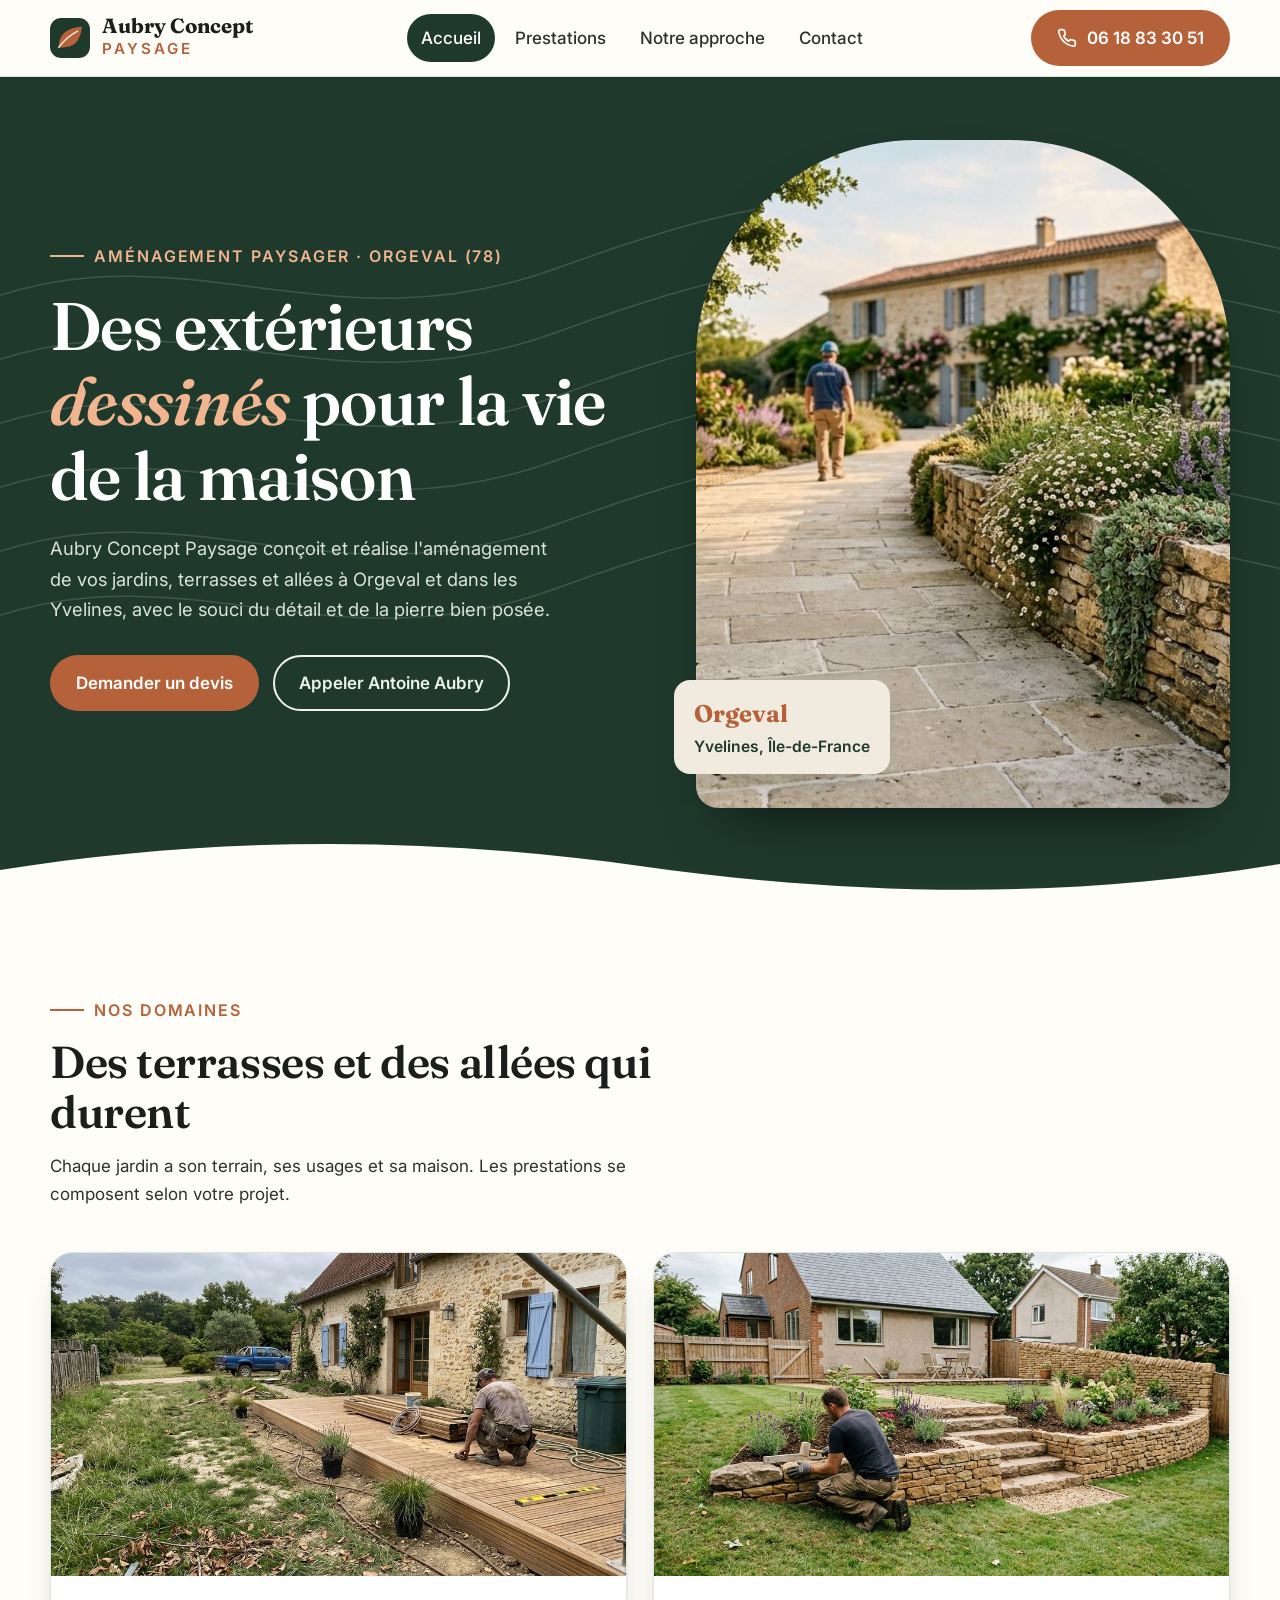
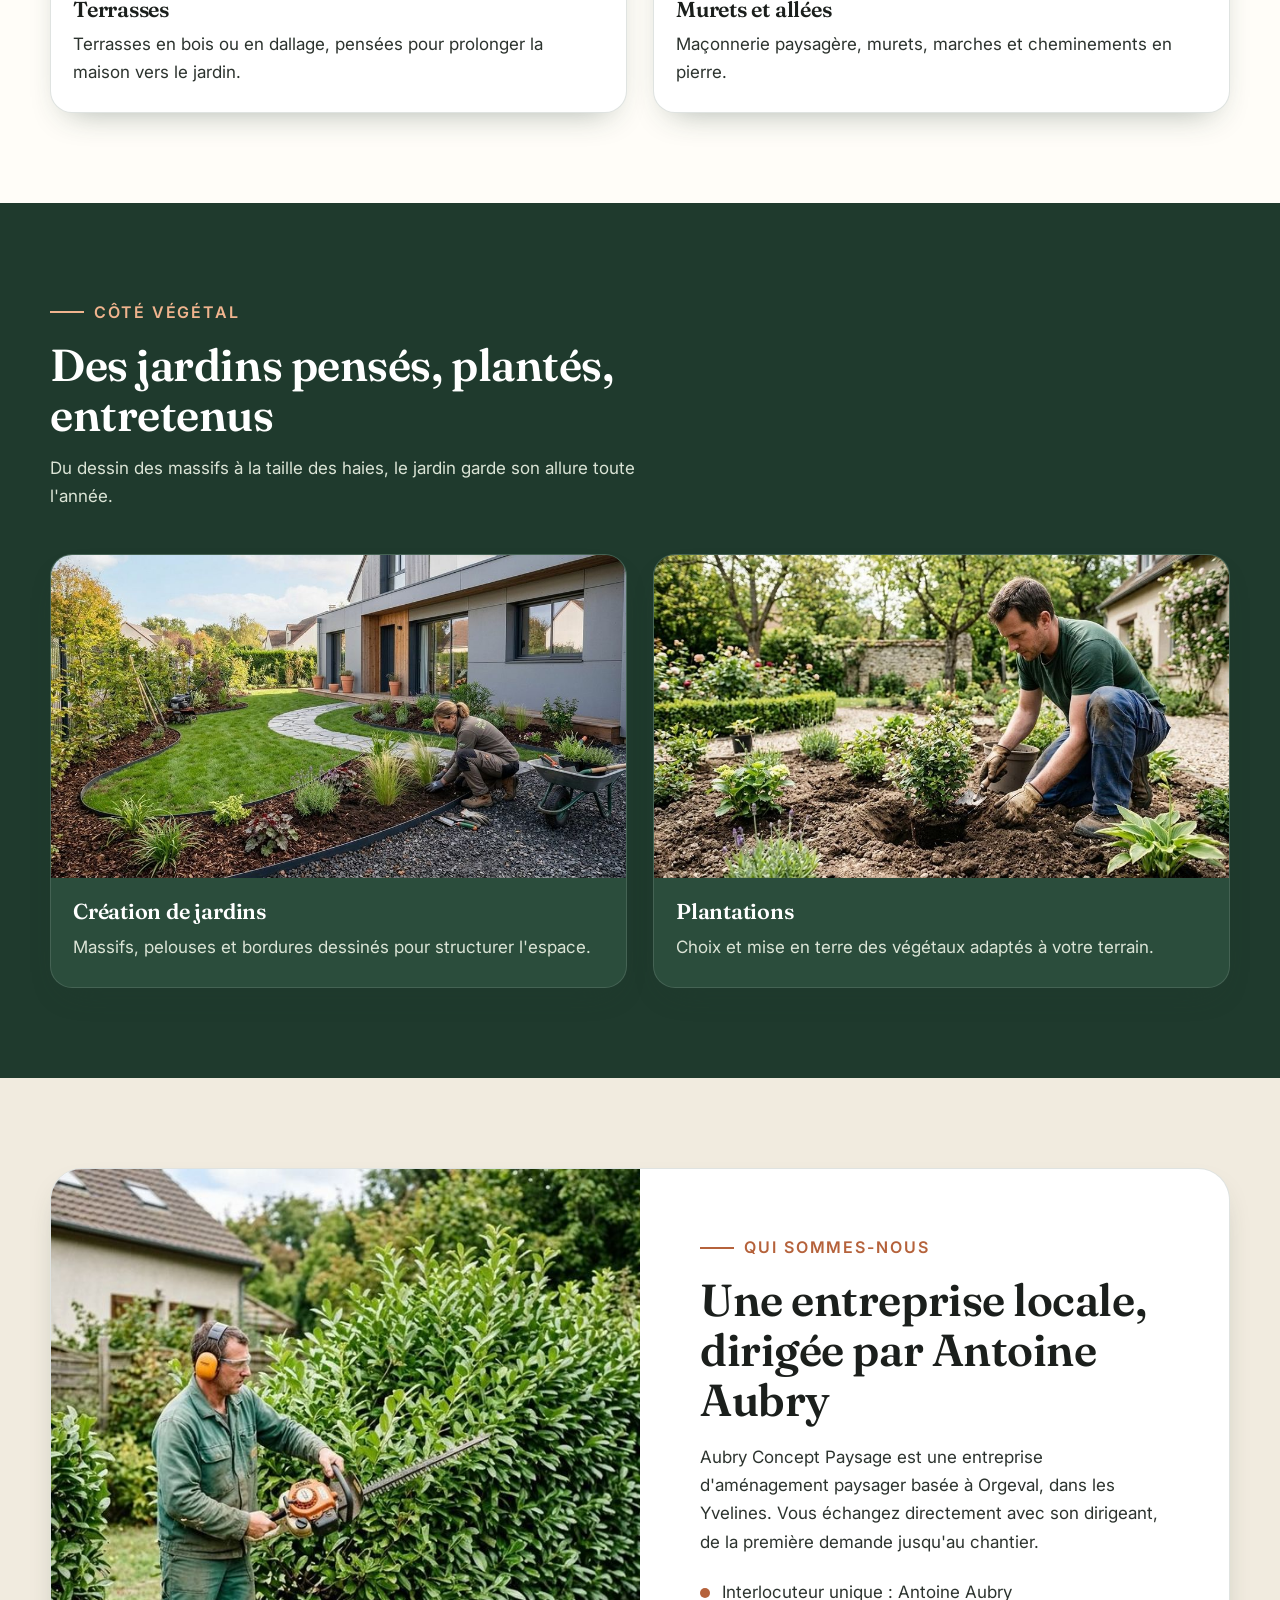
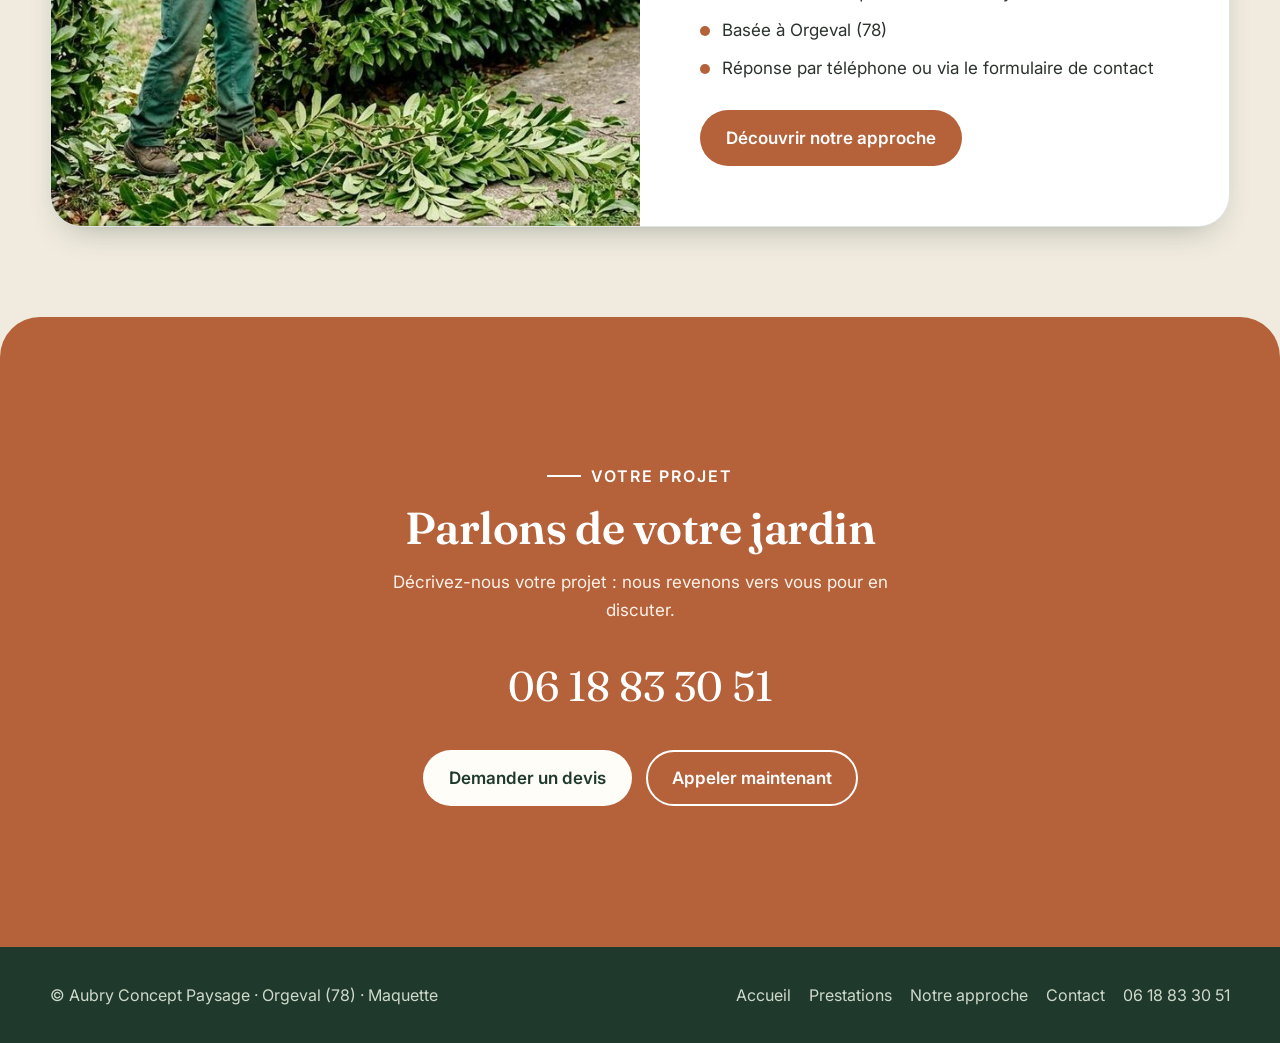
<file: index.html>
<!doctype html>
<html lang="fr">
<head>
<meta charset="utf-8">
<meta name="viewport" content="width=device-width,initial-scale=1">
<title>Aubry Concept Paysage, aménagement paysager à Orgeval (78)</title>
<meta name="description" content="Aubry Concept Paysage, entreprise d'aménagement paysager à Orgeval dans les Yvelines : conception, terrasses, allées, murets, plantations et entretien de jardins.">
<meta name="robots" content="noindex, nofollow">
<link rel="icon" href="data:image/svg+xml,%3Csvg xmlns='http://www.w3.org/2000/svg' viewBox='0 0 64 64'%3E%3Crect width='64' height='64' rx='16' fill='%231f3a2d'/%3E%3Cpath d='M14 46c0-18 10-30 36-32-2 22-12 32-30 32' fill='%23b5623b'/%3E%3C/svg%3E">
<link rel="preconnect" href="https://fonts.googleapis.com"><link rel="preconnect" href="https://fonts.gstatic.com" crossorigin>
<link rel="stylesheet" href="https://fonts.googleapis.com/css2?family=Fraunces:ital,opsz,wght@0,9..144,500;0,9..144,600;1,9..144,500&family=Inter:wght@400;500;600&display=swap">
<link rel="stylesheet" href="css/style.css">
</head>
<body>
<header class="site-header">
  <div class="wrap">
    <a class="logo" href="https://webaunet.github.io/aubry-concept-paysage/" aria-label="Aubry Concept Paysage, accueil">
      <svg viewBox="0 0 64 64" aria-hidden="true"><rect width="64" height="64" rx="18" fill="#1f3a2d"/><path d="M14 47c0-19 10-31 37-33-2 23-13 33-31 33" fill="#b5623b"/><path d="M14 47C22 36 31 28 44 21" stroke="#f1ebdf" stroke-width="2.4" fill="none" stroke-linecap="round"/></svg>
      <span><b>Aubry Concept</b><small>Paysage</small></span>
    </a>
    <nav class="nav" id="menu" aria-label="Navigation principale">
      <a href="index.html" aria-current="page">Accueil</a>
      <a href="prestations.html">Prestations</a>
      <a href="approche.html">Notre approche</a>
      <a href="contact.html">Contact</a>
    </nav>
    <div class="header-tools">
      <a class="btn btn-terre header-call" href="tel:+33618833051" aria-label="Appeler le 06 18 83 30 51"><svg viewBox="0 0 24 24" fill="none" stroke="currentColor" stroke-width="2" stroke-linecap="round" stroke-linejoin="round" aria-hidden="true"><path d="M22 16.9v3a2 2 0 0 1-2.2 2 19.8 19.8 0 0 1-8.6-3.1 19.5 19.5 0 0 1-6-6A19.8 19.8 0 0 1 2.1 4.2 2 2 0 0 1 4.1 2h3a2 2 0 0 1 2 1.7c.1 1 .4 1.9.7 2.8a2 2 0 0 1-.5 2.1L8 9.9a16 16 0 0 0 6 6l1.3-1.3a2 2 0 0 1 2.1-.4c.9.3 1.8.6 2.8.7a2 2 0 0 1 1.7 2z"/></svg><span>06 18 83 30 51</span></a>
      <button class="burger" type="button" aria-expanded="false" aria-controls="menu" aria-label="Ouvrir le menu"><span></span></button>
    </div>
  </div>
</header>

<main>
<section class="hero" aria-labelledby="t-hero">
  <svg class="contours" viewBox="0 0 1200 700" preserveAspectRatio="xMidYMid slice" fill="none" stroke="#dfe7d8" stroke-width="1.4" aria-hidden="true"><path d="M-40 520C160 430 300 560 520 480S860 380 1240 470"/><path d="M-40 460C160 370 300 500 520 420S860 320 1240 410"/><path d="M-40 400C160 310 300 440 520 360S860 260 1240 350"/><path d="M-40 340C160 250 300 380 520 300S860 200 1240 290"/><path d="M-40 280C160 190 300 320 520 240S860 140 1240 230"/><path d="M-40 220C160 130 300 260 520 180S860 80 1240 170"/></svg>
  <div class="wrap hero-grid">
    <div>
      <span class="eyebrow">Aménagement paysager · Orgeval (78)</span>
      <h1 id="t-hero">Des extérieurs <em>dessinés</em> pour la vie de la maison</h1>
      <p>Aubry Concept Paysage conçoit et réalise l'aménagement de vos jardins, terrasses et allées à Orgeval et dans les Yvelines, avec le souci du détail et de la pierre bien posée.</p>
      <div class="cta-row">
        <a class="btn btn-terre" href="contact.html">Demander un devis</a>
        <a class="btn btn-ligne" href="tel:+33618833051">Appeler Antoine Aubry</a>
      </div>
    </div>
    <div class="hero-photo">
      <img src="images/hero-allee-pierre.jpg" width="1408" height="768" alt="Allée en dalles de pierre bordée d'un muret de pierre sèche et de massifs fleuris, devant une maison en pierre">
      <div class="cote"><b>Orgeval</b>Yvelines, Île-de-France</div>
    </div>
  </div>
  <svg class="vague" viewBox="0 0 1440 60" preserveAspectRatio="none" aria-hidden="true"><path d="M0 60V28C240 -6 480 -6 720 24S1200 58 1440 22V60z"/></svg>
</section>

<section class="section" id="prestations" aria-labelledby="t-prest">
  <div class="wrap">
    <div class="head">
      <span class="eyebrow">Nos domaines</span>
      <h2 id="t-prest">Des terrasses et des allées qui durent</h2>
      <p>Chaque jardin a son terrain, ses usages et sa maison. Les prestations se composent selon votre projet.</p>
    </div>
    <div class="cards">
      <article class="card"><img src="images/terrasse-bois.jpg" width="1000" height="545" loading="lazy" alt="Pose d'une terrasse en bois devant une maison en pierre"><div><h3>Terrasses</h3><p>Terrasses en bois ou en dallage, pensées pour prolonger la maison vers le jardin.</p></div></article>
      <article class="card"><img src="images/muret-pierre.jpg" width="1000" height="545" loading="lazy" alt="Montage d'un muret en pierre et d'un escalier de jardin"><div><h3>Murets et allées</h3><p>Maçonnerie paysagère, murets, marches et cheminements en pierre.</p></div></article>
    </div>
  </div>
</section>

<section class="section band" id="jardins" aria-labelledby="t-jardins">
  <div class="wrap">
    <div class="head">
      <span class="eyebrow">Côté végétal</span>
      <h2 id="t-jardins">Des jardins pensés, plantés, entretenus</h2>
      <p>Du dessin des massifs à la taille des haies, le jardin garde son allure toute l'année.</p>
    </div>
    <div class="cards">
      <article class="card"><img src="images/jardin-contemporain.jpg" width="1000" height="545" loading="lazy" alt="Aménagement d'un jardin contemporain avec massifs et allée de gravier"><div><h3>Création de jardins</h3><p>Massifs, pelouses et bordures dessinés pour structurer l'espace.</p></div></article>
      <article class="card"><img src="images/plantation.jpg" width="1000" height="546" loading="lazy" alt="Plantation d'un arbuste dans un massif"><div><h3>Plantations</h3><p>Choix et mise en terre des végétaux adaptés à votre terrain.</p></div></article>
    </div>
  </div>
</section>

<div class="alt">
  <section class="section" aria-labelledby="t-about">
    <div class="wrap">
      <div class="about">
        <img src="images/taille-haie.jpg" width="1000" height="747" loading="lazy" alt="Jardinier taillant une haie au taille-haie devant une maison en pierre">
        <div>
          <span class="eyebrow">Qui sommes-nous</span>
          <h2 id="t-about">Une entreprise locale, dirigée par Antoine Aubry</h2>
          <p>Aubry Concept Paysage est une entreprise d'aménagement paysager basée à Orgeval, dans les Yvelines. Vous échangez directement avec son dirigeant, de la première demande jusqu'au chantier.</p>
          <ul>
            <li>Interlocuteur unique : Antoine Aubry</li>
            <li>Basée à Orgeval (78)</li>
            <li>Réponse par téléphone ou via le formulaire de contact</li>
          </ul>
          <a class="btn btn-terre" href="approche.html">Découvrir notre approche</a>
        </div>
      </div>
    </div>
  </section>

  <section class="final" aria-labelledby="t-final">
    <div class="section"><div class="wrap">
      <span class="eyebrow">Votre projet</span>
      <h2 id="t-final">Parlons de votre jardin</h2>
      <p>Décrivez-nous votre projet : nous revenons vers vous pour en discuter.</p>
      <a class="tel-big" href="tel:+33618833051">06 18 83 30 51</a>
      <div class="cta-row">
        <a class="btn btn-clair" href="contact.html">Demander un devis</a>
        <a class="btn btn-ligne" href="tel:+33618833051">Appeler maintenant</a>
      </div>
    </div></div>
  </section>
</div>
</main>

<footer class="footer">
  <div class="wrap">
    <span>© Aubry Concept Paysage · Orgeval (78) · Maquette</span>
    <nav aria-label="Pied de page"><a href="index.html">Accueil</a><a href="prestations.html">Prestations</a><a href="approche.html">Notre approche</a><a href="contact.html">Contact</a><a href="tel:+33618833051">06 18 83 30 51</a></nav>
  </div>
</footer>
<script src="js/main.js"></script>
</body>
</html>
</file>
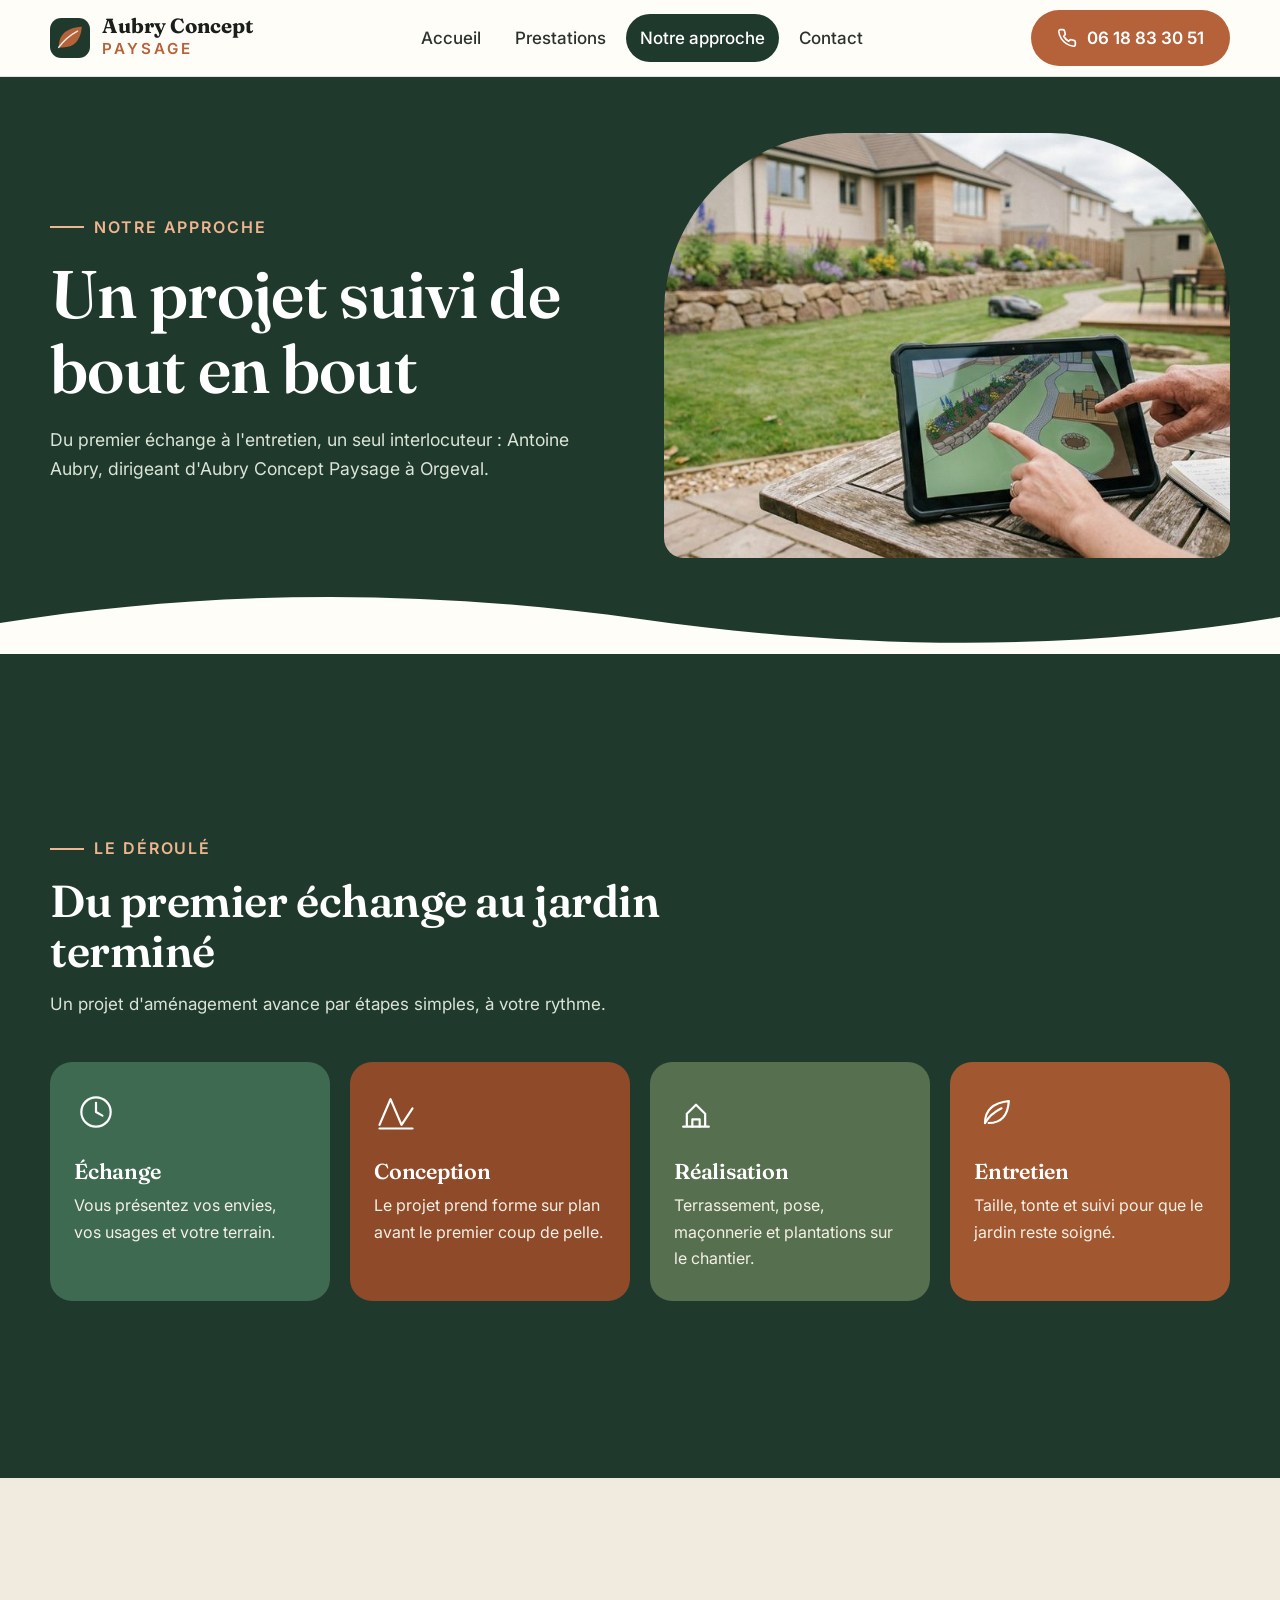
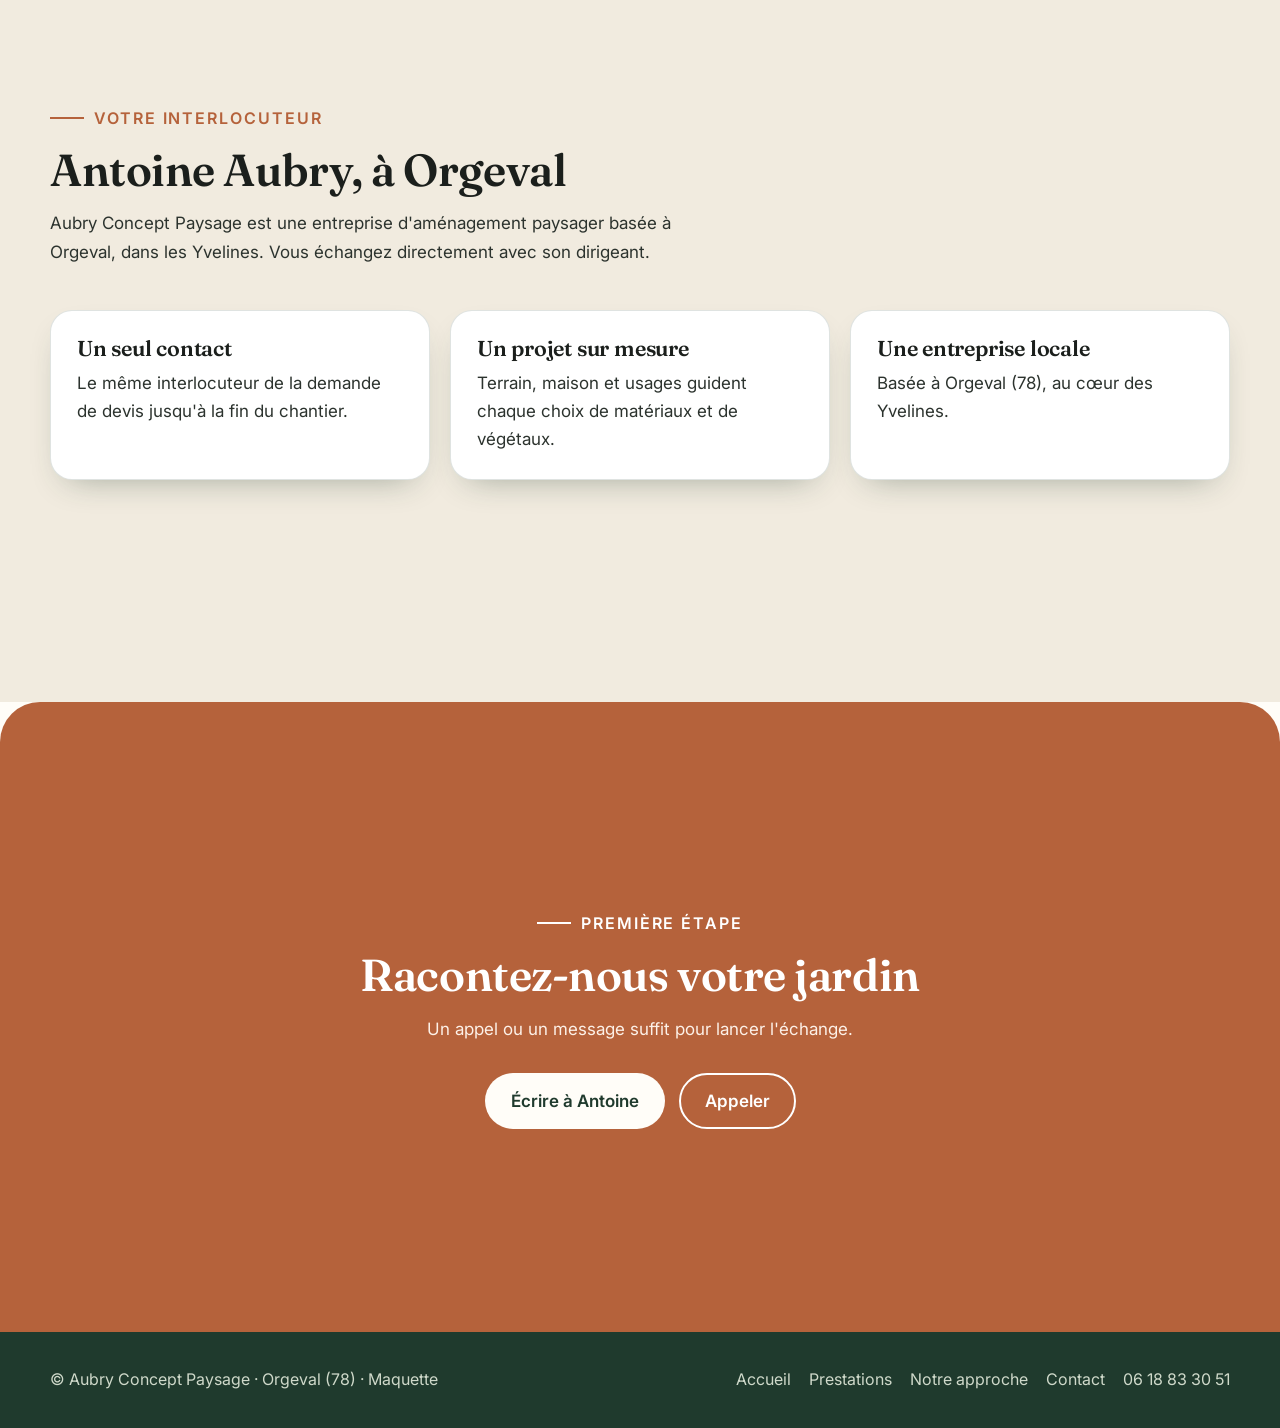
<file: approche.html>
<!doctype html>
<html lang="fr">
<head>
<meta charset="utf-8">
<meta name="viewport" content="width=device-width,initial-scale=1">
<title>Notre approche | Aubry Concept Paysage, Orgeval</title>
<meta name="description" content="Découvrez la façon de travailler d'Aubry Concept Paysage, entreprise d'aménagement paysager à Orgeval (78), dirigée par Antoine Aubry.">
<meta name="robots" content="noindex, nofollow">
<link rel="icon" href="data:image/svg+xml,%3Csvg xmlns='http://www.w3.org/2000/svg' viewBox='0 0 64 64'%3E%3Crect width='64' height='64' rx='16' fill='%231f3a2d'/%3E%3Cpath d='M14 46c0-18 10-30 36-32-2 22-12 32-30 32' fill='%23b5623b'/%3E%3C/svg%3E">
<link rel="preconnect" href="https://fonts.googleapis.com"><link rel="preconnect" href="https://fonts.gstatic.com" crossorigin>
<link rel="stylesheet" href="https://fonts.googleapis.com/css2?family=Fraunces:ital,opsz,wght@0,9..144,500;0,9..144,600;1,9..144,500&family=Inter:wght@400;500;600&display=swap">
<link rel="stylesheet" href="css/style.css">
</head>
<body>
<header class="site-header">
  <div class="wrap">
    <a class="logo" href="https://webaunet.github.io/aubry-concept-paysage/" aria-label="Aubry Concept Paysage, accueil">
      <svg viewBox="0 0 64 64" aria-hidden="true"><rect width="64" height="64" rx="18" fill="#1f3a2d"/><path d="M14 47c0-19 10-31 37-33-2 23-13 33-31 33" fill="#b5623b"/><path d="M14 47C22 36 31 28 44 21" stroke="#f1ebdf" stroke-width="2.4" fill="none" stroke-linecap="round"/></svg>
      <span><b>Aubry Concept</b><small>Paysage</small></span>
    </a>
    <nav class="nav" id="menu" aria-label="Navigation principale">
      <a href="index.html">Accueil</a>
      <a href="prestations.html">Prestations</a>
      <a href="approche.html" aria-current="page">Notre approche</a>
      <a href="contact.html">Contact</a>
    </nav>
    <div class="header-tools">
      <a class="btn btn-terre header-call" href="tel:+33618833051" aria-label="Appeler le 06 18 83 30 51"><svg viewBox="0 0 24 24" fill="none" stroke="currentColor" stroke-width="2" stroke-linecap="round" stroke-linejoin="round" aria-hidden="true"><path d="M22 16.9v3a2 2 0 0 1-2.2 2 19.8 19.8 0 0 1-8.6-3.1 19.5 19.5 0 0 1-6-6A19.8 19.8 0 0 1 2.1 4.2 2 2 0 0 1 4.1 2h3a2 2 0 0 1 2 1.7c.1 1 .4 1.9.7 2.8a2 2 0 0 1-.5 2.1L8 9.9a16 16 0 0 0 6 6l1.3-1.3a2 2 0 0 1 2.1-.4c.9.3 1.8.6 2.8.7a2 2 0 0 1 1.7 2z"/></svg><span>06 18 83 30 51</span></a>
      <button class="burger" type="button" aria-expanded="false" aria-controls="menu" aria-label="Ouvrir le menu"><span></span></button>
    </div>
  </div>
</header>
<main>
<section class="page-head" aria-labelledby="h1"><div class="wrap ph-grid"><div><span class="eyebrow">Notre approche</span><h1 id="h1">Un projet suivi de bout en bout</h1><p>Du premier échange à l'entretien, un seul interlocuteur : Antoine Aubry, dirigeant d'Aubry Concept Paysage à Orgeval.</p></div><img class="arche" src="images/conception.jpg" width="1000" height="545" alt="Plans et préparation d'un chantier d'aménagement de jardin"></div><svg class="vague" viewBox="0 0 1440 60" preserveAspectRatio="none" aria-hidden="true"><path d="M0 60V28C240 -6 480 -6 720 24S1200 58 1440 22V60z"/></svg></section>
<section class="section band" aria-labelledby="t1"><div class="wrap"><div class="head"><span class="eyebrow">Le déroulé</span><h2 id="t1">Du premier échange au jardin terminé</h2><p>Un projet d'aménagement avance par étapes simples, à votre rythme.</p></div>
<div class="steps"><div class="step"><svg viewBox="0 0 48 48" fill="none" stroke="currentColor" stroke-width="2.4" stroke-linecap="round" stroke-linejoin="round" aria-hidden="true"><circle cx="24" cy="24" r="16"/><path d="M24 14v10l7 4"/></svg><h3>Échange</h3><p>Vous présentez vos envies, vos usages et votre terrain.</p></div><div class="step"><svg viewBox="0 0 48 48" fill="none" stroke="currentColor" stroke-width="2.4" stroke-linecap="round" stroke-linejoin="round" aria-hidden="true"><path d="M6 38 18 10l12 28 12-18"/><path d="M6 42h36"/></svg><h3>Conception</h3><p>Le projet prend forme sur plan avant le premier coup de pelle.</p></div><div class="step"><svg viewBox="0 0 48 48" fill="none" stroke="currentColor" stroke-width="2.4" stroke-linecap="round" stroke-linejoin="round" aria-hidden="true"><path d="M10 40h28M14 40V26l10-10 10 10v14"/><path d="M20 40v-8h8v8"/></svg><h3>Réalisation</h3><p>Terrassement, pose, maçonnerie et plantations sur le chantier.</p></div><div class="step"><svg viewBox="0 0 48 48" fill="none" stroke="currentColor" stroke-width="2.4" stroke-linecap="round" stroke-linejoin="round" aria-hidden="true"><path d="M12 36c0-14 8-22 26-24-1 16-9 24-22 24"/><path d="M12 36c4-7 10-12 18-16"/></svg><h3>Entretien</h3><p>Taille, tonte et suivi pour que le jardin reste soigné.</p></div></div></div></section>
<section class="section alt" aria-labelledby="t2"><div class="wrap"><div class="head"><span class="eyebrow">Votre interlocuteur</span><h2 id="t2">Antoine Aubry, à Orgeval</h2><p>Aubry Concept Paysage est une entreprise d'aménagement paysager basée à Orgeval, dans les Yvelines. Vous échangez directement avec son dirigeant.</p></div>
<div class="engage"><div><h3>Un seul contact</h3><p>Le même interlocuteur de la demande de devis jusqu'à la fin du chantier.</p></div><div><h3>Un projet sur mesure</h3><p>Terrain, maison et usages guident chaque choix de matériaux et de végétaux.</p></div><div><h3>Une entreprise locale</h3><p>Basée à Orgeval (78), au cœur des Yvelines.</p></div></div></div></section>
<section class="final" aria-labelledby="t3"><div class="section"><div class="wrap"><span class="eyebrow">Première étape</span><h2 id="t3">Racontez-nous votre jardin</h2><p>Un appel ou un message suffit pour lancer l'échange.</p><div class="cta-row"><a class="btn btn-clair" href="contact.html">Écrire à Antoine</a><a class="btn btn-ligne" href="tel:+33618833051">Appeler</a></div></div></div></section>
</main>
<footer class="footer">
  <div class="wrap">
    <span>© Aubry Concept Paysage · Orgeval (78) · Maquette</span>
    <nav aria-label="Pied de page"><a href="index.html">Accueil</a><a href="prestations.html">Prestations</a><a href="approche.html">Notre approche</a><a href="contact.html">Contact</a><a href="tel:+33618833051">06 18 83 30 51</a></nav>
  </div>
</footer>
<script src="js/main.js"></script>
</body>
</html>
</file>
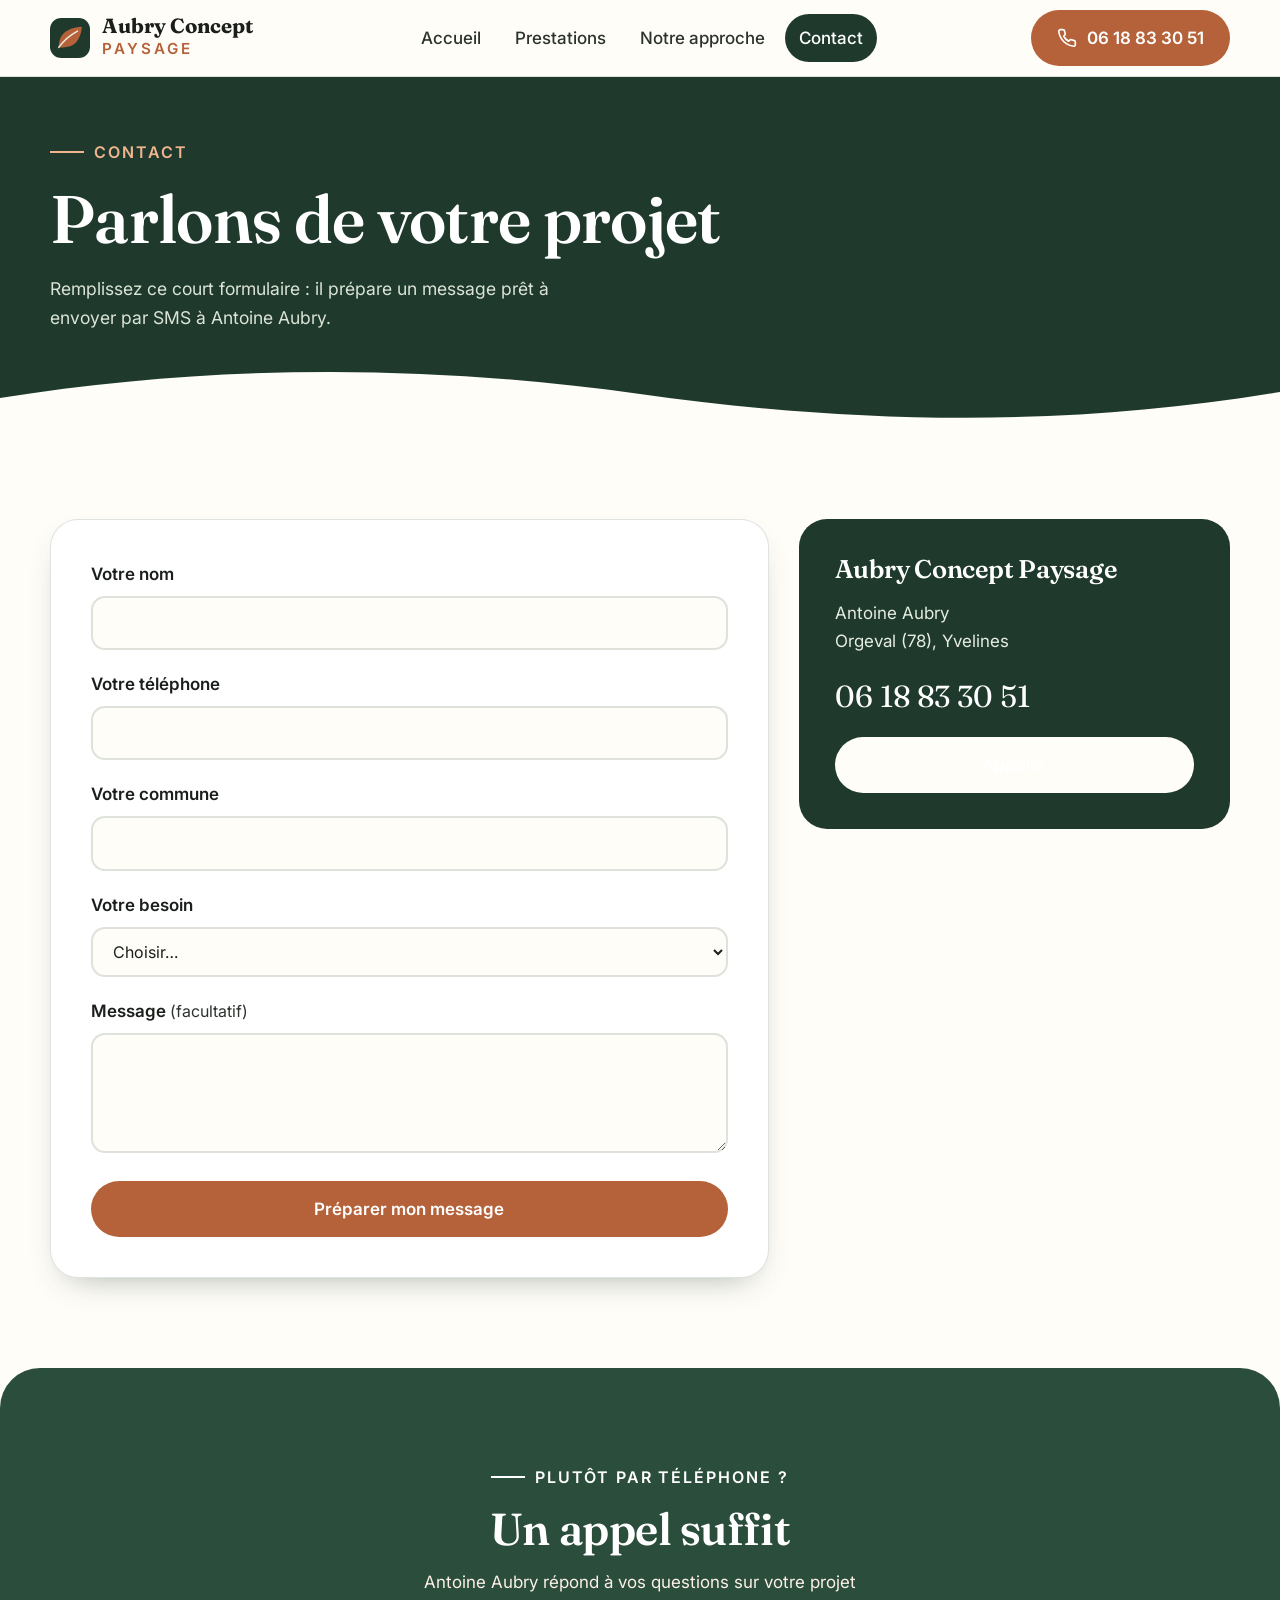
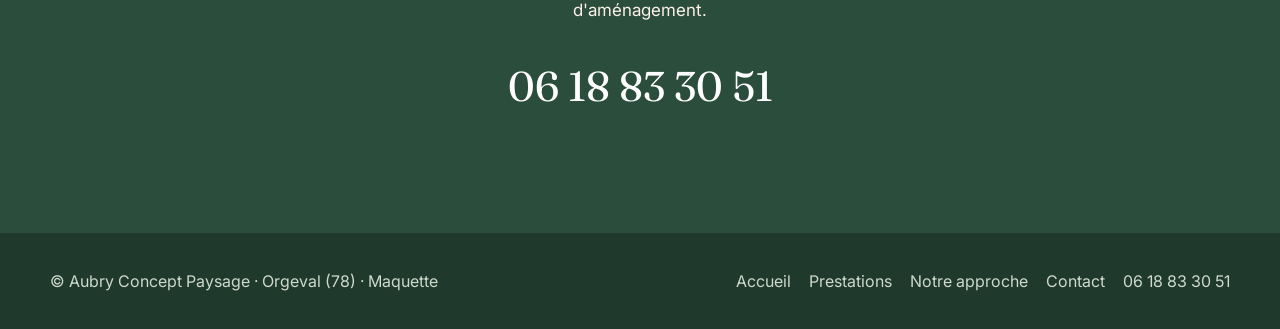
<file: contact.html>
<!doctype html>
<html lang="fr">
<head>
<meta charset="utf-8">
<meta name="viewport" content="width=device-width,initial-scale=1">
<title>Contact et devis | Aubry Concept Paysage, Orgeval</title>
<meta name="description" content="Contactez Aubry Concept Paysage à Orgeval (78) : formulaire de devis et téléphone 06 18 83 30 51.">
<meta name="robots" content="noindex, nofollow">
<link rel="icon" href="data:image/svg+xml,%3Csvg xmlns='http://www.w3.org/2000/svg' viewBox='0 0 64 64'%3E%3Crect width='64' height='64' rx='16' fill='%231f3a2d'/%3E%3Cpath d='M14 46c0-18 10-30 36-32-2 22-12 32-30 32' fill='%23b5623b'/%3E%3C/svg%3E">
<link rel="preconnect" href="https://fonts.googleapis.com"><link rel="preconnect" href="https://fonts.gstatic.com" crossorigin>
<link rel="stylesheet" href="https://fonts.googleapis.com/css2?family=Fraunces:ital,opsz,wght@0,9..144,500;0,9..144,600;1,9..144,500&family=Inter:wght@400;500;600&display=swap">
<link rel="stylesheet" href="css/style.css">
</head>
<body>
<header class="site-header">
  <div class="wrap">
    <a class="logo" href="https://webaunet.github.io/aubry-concept-paysage/" aria-label="Aubry Concept Paysage, accueil">
      <svg viewBox="0 0 64 64" aria-hidden="true"><rect width="64" height="64" rx="18" fill="#1f3a2d"/><path d="M14 47c0-19 10-31 37-33-2 23-13 33-31 33" fill="#b5623b"/><path d="M14 47C22 36 31 28 44 21" stroke="#f1ebdf" stroke-width="2.4" fill="none" stroke-linecap="round"/></svg>
      <span><b>Aubry Concept</b><small>Paysage</small></span>
    </a>
    <nav class="nav" id="menu" aria-label="Navigation principale">
      <a href="index.html">Accueil</a>
      <a href="prestations.html">Prestations</a>
      <a href="approche.html">Notre approche</a>
      <a href="contact.html" aria-current="page">Contact</a>
    </nav>
    <div class="header-tools">
      <a class="btn btn-terre header-call" href="tel:+33618833051" aria-label="Appeler le 06 18 83 30 51"><svg viewBox="0 0 24 24" fill="none" stroke="currentColor" stroke-width="2" stroke-linecap="round" stroke-linejoin="round" aria-hidden="true"><path d="M22 16.9v3a2 2 0 0 1-2.2 2 19.8 19.8 0 0 1-8.6-3.1 19.5 19.5 0 0 1-6-6A19.8 19.8 0 0 1 2.1 4.2 2 2 0 0 1 4.1 2h3a2 2 0 0 1 2 1.7c.1 1 .4 1.9.7 2.8a2 2 0 0 1-.5 2.1L8 9.9a16 16 0 0 0 6 6l1.3-1.3a2 2 0 0 1 2.1-.4c.9.3 1.8.6 2.8.7a2 2 0 0 1 1.7 2z"/></svg><span>06 18 83 30 51</span></a>
      <button class="burger" type="button" aria-expanded="false" aria-controls="menu" aria-label="Ouvrir le menu"><span></span></button>
    </div>
  </div>
</header>
<main>
<section class="page-head" aria-labelledby="h1"><div class="wrap"><span class="eyebrow">Contact</span><h1 id="h1">Parlons de votre projet</h1><p>Remplissez ce court formulaire : il prépare un message prêt à envoyer par SMS à Antoine Aubry.</p></div><svg class="vague" viewBox="0 0 1440 60" preserveAspectRatio="none" aria-hidden="true"><path d="M0 60V28C240 -6 480 -6 720 24S1200 58 1440 22V60z"/></svg></section>
<section class="section" aria-label="Formulaire de devis"><div class="wrap"><div class="contact-grid"><div><div class="formcard"><form id="devis" novalidate>
<div class="field"><label for="nom">Votre nom</label><input id="nom" name="nom" type="text" autocomplete="name" required aria-describedby="err-nom"><p class="err" id="err-nom" role="alert"></p></div>
<div class="field"><label for="tel">Votre téléphone</label><input id="tel" name="tel" type="tel" autocomplete="tel" required inputmode="tel" aria-describedby="err-tel"><p class="err" id="err-tel" role="alert"></p></div>
<div class="field"><label for="commune">Votre commune</label><input id="commune" name="commune" type="text" autocomplete="address-level2" required aria-describedby="err-commune"><p class="err" id="err-commune" role="alert"></p></div>
<div class="field"><label for="besoin">Votre besoin</label><select id="besoin" name="besoin" required aria-describedby="err-besoin"><option value="">Choisir…</option><option>Terrasse ou dallage</option><option>Allée ou muret en pierre</option><option>Création de jardin</option><option>Plantations</option><option>Entretien (tonte, taille)</option><option>Autre projet</option></select><p class="err" id="err-besoin" role="alert"></p></div>
<div class="field"><label for="message">Message <small>(facultatif)</small></label><textarea id="message" name="message" autocomplete="off"></textarea></div>
<button class="btn btn-terre" type="submit">Préparer mon message</button></form></div>
<div class="recap" id="recap" aria-live="polite"><h2>Votre message est prêt</h2><p>Rien n'est envoyé automatiquement : choisissez comment le transmettre.</p><pre id="recap-text"></pre><div class="cta-row"><a class="btn btn-terre" id="sms" href="sms:+33618833051">Envoyer par SMS</a><button class="btn btn-ligne" type="button" id="copier">Copier</button><a class="btn btn-ligne" href="tel:+33618833051">Appeler</a></div><p id="copie-ok" role="status"></p></div></div>
<aside class="side"><h2>Aubry Concept Paysage</h2><p>Antoine Aubry<br>Orgeval (78), Yvelines</p><a class="tel" href="tel:+33618833051">06 18 83 30 51</a><a class="btn btn-clair" href="tel:+33618833051">Appeler</a></aside></div></div></section>
<section class="final sol" aria-labelledby="t9"><div class="section" style="min-height:50vh"><div class="wrap"><span class="eyebrow">Plutôt par téléphone ?</span><h2 id="t9">Un appel suffit</h2><p>Antoine Aubry répond à vos questions sur votre projet d'aménagement.</p><a class="tel-big" href="tel:+33618833051">06 18 83 30 51</a></div></div></section>
</main>
<footer class="footer">
  <div class="wrap">
    <span>© Aubry Concept Paysage · Orgeval (78) · Maquette</span>
    <nav aria-label="Pied de page"><a href="index.html">Accueil</a><a href="prestations.html">Prestations</a><a href="approche.html">Notre approche</a><a href="contact.html">Contact</a><a href="tel:+33618833051">06 18 83 30 51</a></nav>
  </div>
</footer>
<script src="js/main.js"></script>
</body>
</html>
</file>
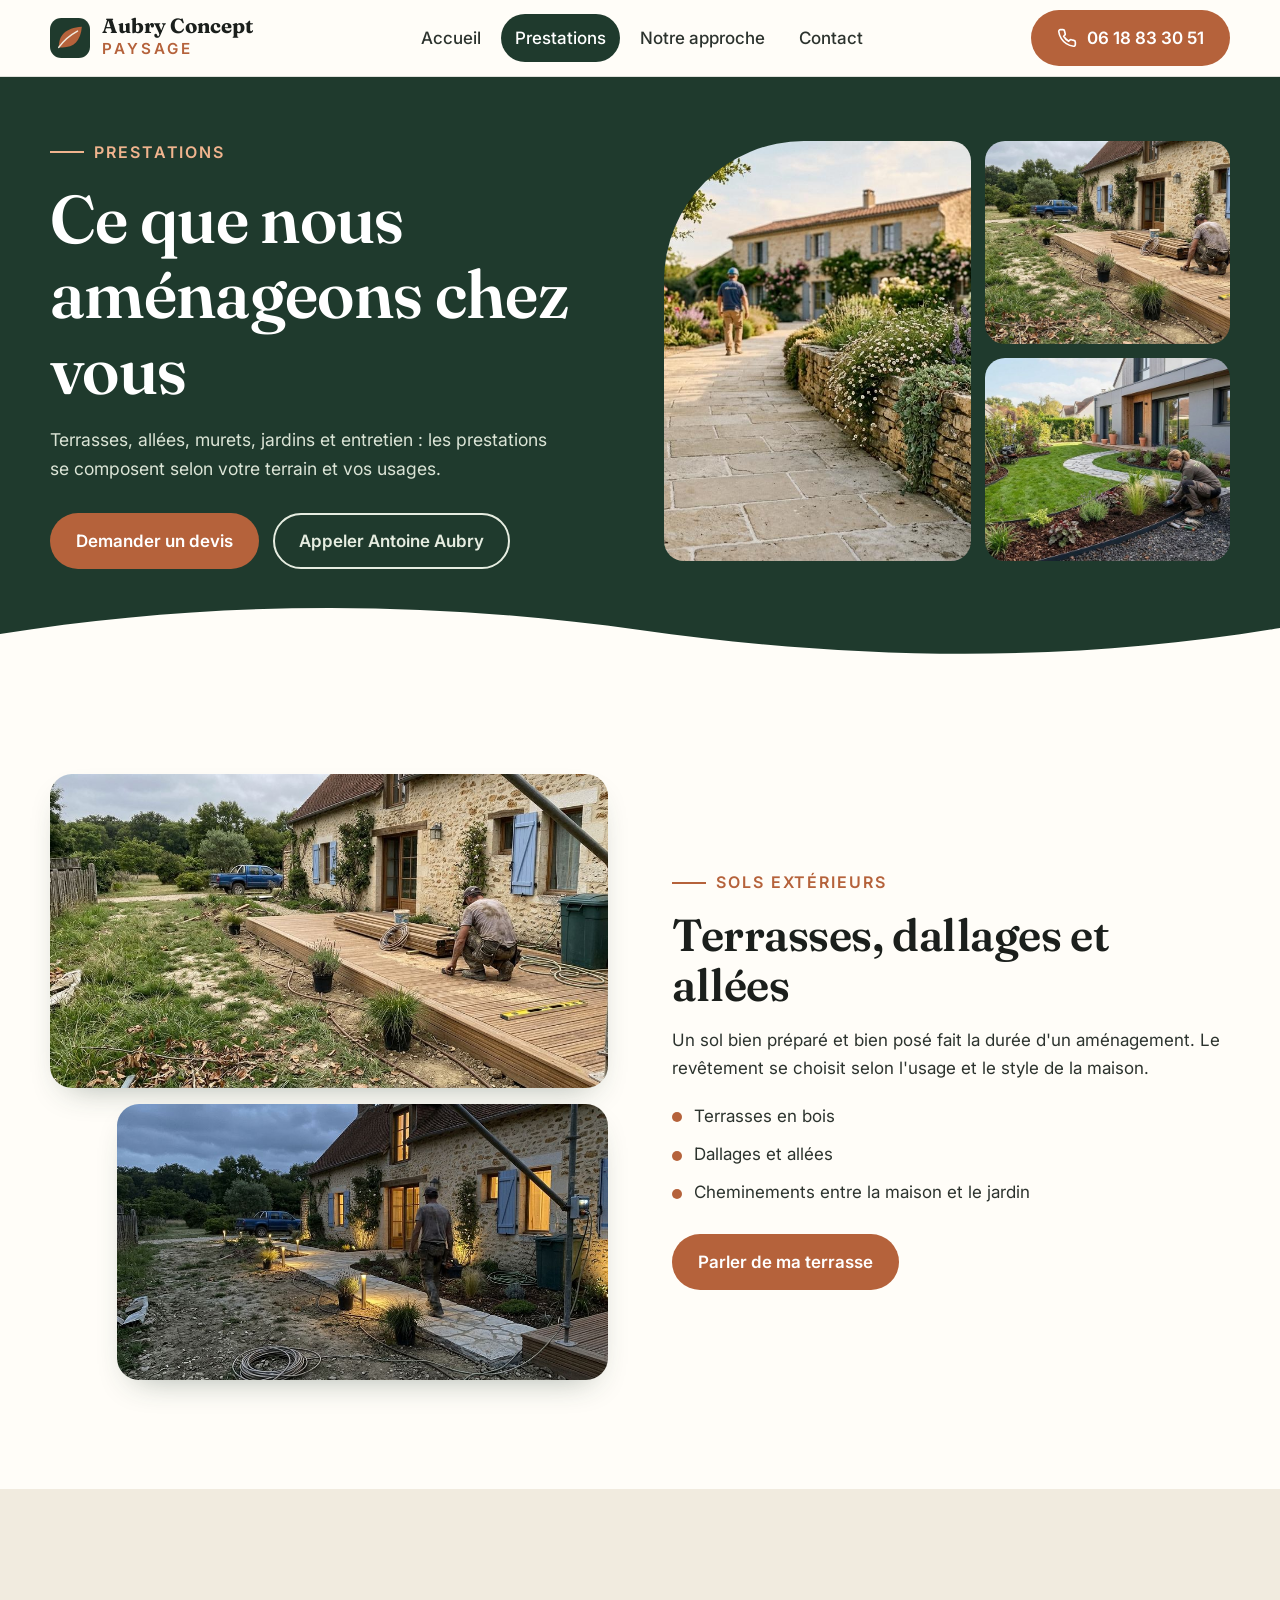
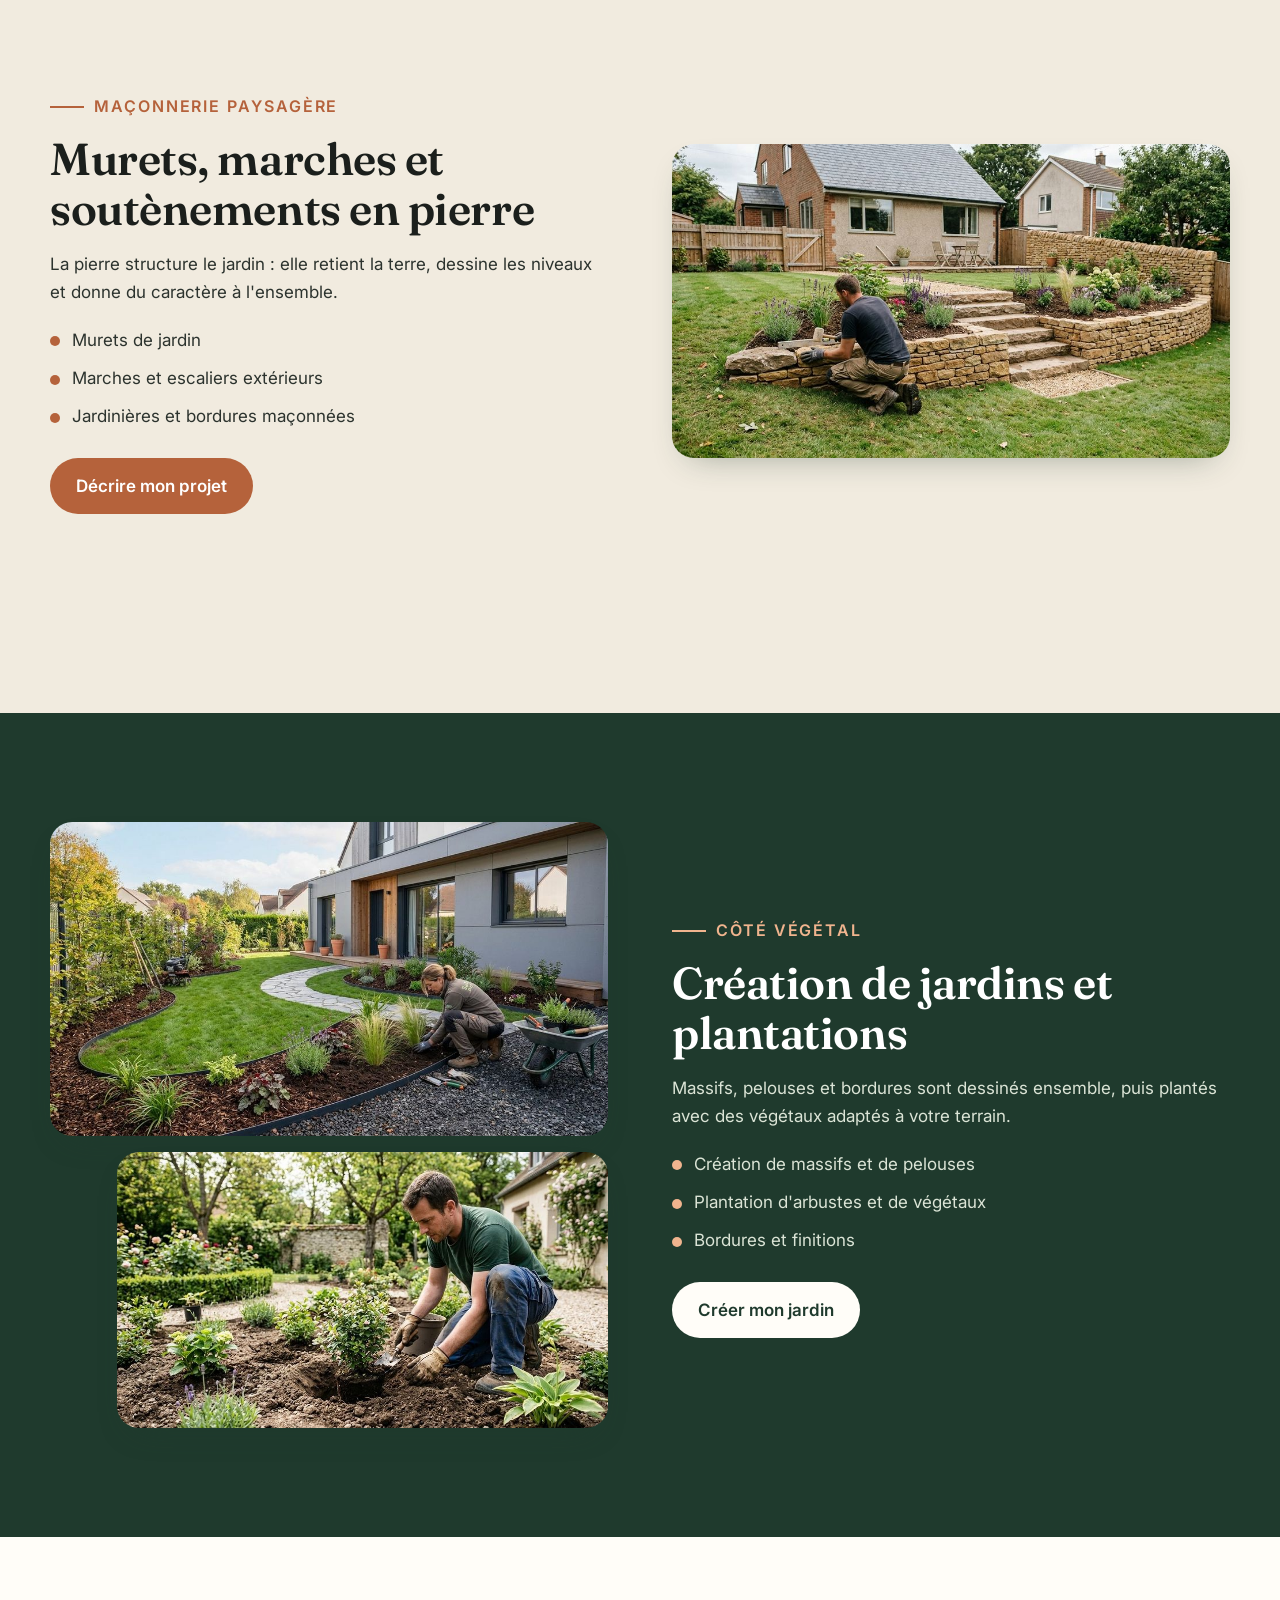
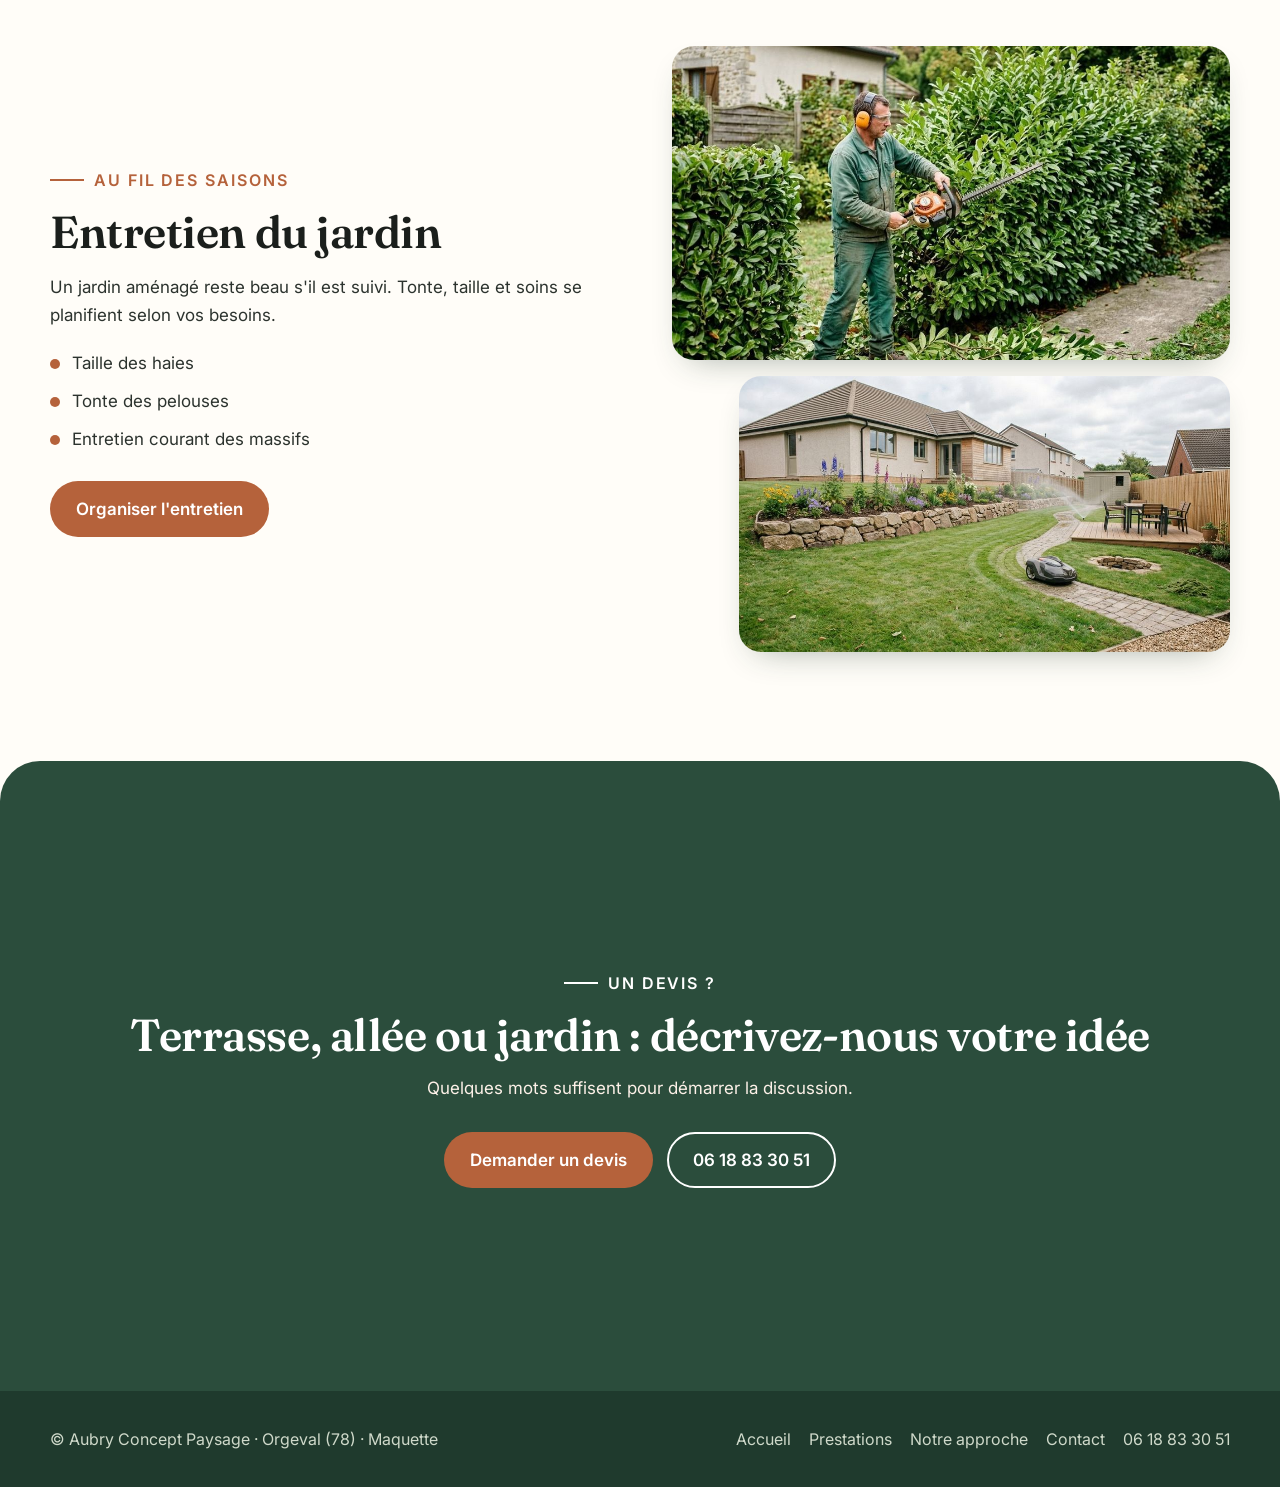
<file: prestations.html>
<!doctype html>
<html lang="fr">
<head>
<meta charset="utf-8">
<meta name="viewport" content="width=device-width,initial-scale=1">
<title>Prestations d'aménagement paysager à Orgeval | Aubry Concept Paysage</title>
<meta name="description" content="Terrasses, allées, murets en pierre, création de jardins, plantations et entretien : les prestations d'Aubry Concept Paysage à Orgeval (78).">
<meta name="robots" content="noindex, nofollow">
<link rel="icon" href="data:image/svg+xml,%3Csvg xmlns='http://www.w3.org/2000/svg' viewBox='0 0 64 64'%3E%3Crect width='64' height='64' rx='16' fill='%231f3a2d'/%3E%3Cpath d='M14 46c0-18 10-30 36-32-2 22-12 32-30 32' fill='%23b5623b'/%3E%3C/svg%3E">
<link rel="preconnect" href="https://fonts.googleapis.com"><link rel="preconnect" href="https://fonts.gstatic.com" crossorigin>
<link rel="stylesheet" href="https://fonts.googleapis.com/css2?family=Fraunces:ital,opsz,wght@0,9..144,500;0,9..144,600;1,9..144,500&family=Inter:wght@400;500;600&display=swap">
<link rel="stylesheet" href="css/style.css">
</head>
<body>
<header class="site-header">
  <div class="wrap">
    <a class="logo" href="https://webaunet.github.io/aubry-concept-paysage/" aria-label="Aubry Concept Paysage, accueil">
      <svg viewBox="0 0 64 64" aria-hidden="true"><rect width="64" height="64" rx="18" fill="#1f3a2d"/><path d="M14 47c0-19 10-31 37-33-2 23-13 33-31 33" fill="#b5623b"/><path d="M14 47C22 36 31 28 44 21" stroke="#f1ebdf" stroke-width="2.4" fill="none" stroke-linecap="round"/></svg>
      <span><b>Aubry Concept</b><small>Paysage</small></span>
    </a>
    <nav class="nav" id="menu" aria-label="Navigation principale">
      <a href="index.html">Accueil</a>
      <a href="prestations.html" aria-current="page">Prestations</a>
      <a href="approche.html">Notre approche</a>
      <a href="contact.html">Contact</a>
    </nav>
    <div class="header-tools">
      <a class="btn btn-terre header-call" href="tel:+33618833051" aria-label="Appeler le 06 18 83 30 51"><svg viewBox="0 0 24 24" fill="none" stroke="currentColor" stroke-width="2" stroke-linecap="round" stroke-linejoin="round" aria-hidden="true"><path d="M22 16.9v3a2 2 0 0 1-2.2 2 19.8 19.8 0 0 1-8.6-3.1 19.5 19.5 0 0 1-6-6A19.8 19.8 0 0 1 2.1 4.2 2 2 0 0 1 4.1 2h3a2 2 0 0 1 2 1.7c.1 1 .4 1.9.7 2.8a2 2 0 0 1-.5 2.1L8 9.9a16 16 0 0 0 6 6l1.3-1.3a2 2 0 0 1 2.1-.4c.9.3 1.8.6 2.8.7a2 2 0 0 1 1.7 2z"/></svg><span>06 18 83 30 51</span></a>
      <button class="burger" type="button" aria-expanded="false" aria-controls="menu" aria-label="Ouvrir le menu"><span></span></button>
    </div>
  </div>
</header>
<main>
<section class="page-head" aria-labelledby="h1"><div class="wrap ph-grid"><div><span class="eyebrow">Prestations</span><h1 id="h1">Ce que nous aménageons chez vous</h1><p>Terrasses, allées, murets, jardins et entretien : les prestations se composent selon votre terrain et vos usages.</p><div class="cta-row"><a class="btn btn-terre" href="contact.html">Demander un devis</a><a class="btn btn-ligne" href="tel:+33618833051">Appeler Antoine Aubry</a></div></div>
<div class="mosaic"><img src="images/hero-allee-pierre.jpg" width="1408" height="768" alt="Allée en dalles de pierre bordée d'un muret et de massifs"><img src="images/terrasse-bois.jpg" width="1000" height="545" alt="Terrasse en bois en cours de pose devant une maison en pierre"><img src="images/jardin-contemporain.jpg" width="1000" height="545" alt="Jardin contemporain avec massifs et allée de gravier"></div></div><svg class="vague" viewBox="0 0 1440 60" preserveAspectRatio="none" aria-hidden="true"><path d="M0 60V28C240 -6 480 -6 720 24S1200 58 1440 22V60z"/></svg></section>
<section class="section" id="terrasses" aria-labelledby="t1"><div class="wrap split"><div class="duo"><img src="images/terrasse-bois.jpg" width="1000" height="545" loading="lazy" alt="Pose d'une terrasse en bois"><img src="images/allee-dallee.jpg" width="1000" height="545" loading="lazy" alt="Chantier d'une allée dallée dans un jardin"></div><div><span class="eyebrow">Sols extérieurs</span><h2 id="t1">Terrasses, dallages et allées</h2><p>Un sol bien préparé et bien posé fait la durée d'un aménagement. Le revêtement se choisit selon l'usage et le style de la maison.</p><ul><li>Terrasses en bois</li><li>Dallages et allées</li><li>Cheminements entre la maison et le jardin</li></ul><a class="btn btn-terre" href="contact.html">Parler de ma terrasse</a></div></div></section>
<section class="section alt" id="maconnerie" aria-labelledby="t2"><div class="wrap split rev"><div class="duo"><img src="images/muret-pierre.jpg" width="1000" height="545" loading="lazy" alt="Montage d'un muret en pierre et d'un escalier de jardin"></div><div><span class="eyebrow">Maçonnerie paysagère</span><h2 id="t2">Murets, marches et soutènements en pierre</h2><p>La pierre structure le jardin : elle retient la terre, dessine les niveaux et donne du caractère à l'ensemble.</p><ul><li>Murets de jardin</li><li>Marches et escaliers extérieurs</li><li>Jardinières et bordures maçonnées</li></ul><a class="btn btn-terre" href="contact.html">Décrire mon projet</a></div></div></section>
<section class="section band" id="jardins" aria-labelledby="t3"><div class="wrap split"><div class="duo"><img src="images/jardin-contemporain.jpg" width="1000" height="545" loading="lazy" alt="Jardin contemporain en cours d'aménagement"><img src="images/plantation.jpg" width="1000" height="546" loading="lazy" alt="Plantation d'un arbuste dans un massif"></div><div><span class="eyebrow">Côté végétal</span><h2 id="t3">Création de jardins et plantations</h2><p>Massifs, pelouses et bordures sont dessinés ensemble, puis plantés avec des végétaux adaptés à votre terrain.</p><ul><li>Création de massifs et de pelouses</li><li>Plantation d'arbustes et de végétaux</li><li>Bordures et finitions</li></ul><a class="btn btn-clair" href="contact.html">Créer mon jardin</a></div></div></section>
<section class="section" id="entretien" aria-labelledby="t4"><div class="wrap split rev"><div class="duo"><img src="images/taille-haie.jpg" width="1000" height="747" loading="lazy" alt="Taille d'une haie au taille-haie"><img src="images/robot-tonte.jpg" width="1000" height="545" loading="lazy" alt="Robot de tonte sur une pelouse"></div><div><span class="eyebrow">Au fil des saisons</span><h2 id="t4">Entretien du jardin</h2><p>Un jardin aménagé reste beau s'il est suivi. Tonte, taille et soins se planifient selon vos besoins.</p><ul><li>Taille des haies</li><li>Tonte des pelouses</li><li>Entretien courant des massifs</li></ul><a class="btn btn-terre" href="contact.html">Organiser l'entretien</a></div></div></section>
<section class="final sol" aria-labelledby="t5"><div class="section"><div class="wrap"><span class="eyebrow">Un devis ?</span><h2 id="t5">Terrasse, allée ou jardin : décrivez-nous votre idée</h2><p>Quelques mots suffisent pour démarrer la discussion.</p><div class="cta-row"><a class="btn btn-terre" href="contact.html">Demander un devis</a><a class="btn btn-ligne" href="tel:+33618833051">06 18 83 30 51</a></div></div></div></section>
</main>
<footer class="footer">
  <div class="wrap">
    <span>© Aubry Concept Paysage · Orgeval (78) · Maquette</span>
    <nav aria-label="Pied de page"><a href="index.html">Accueil</a><a href="prestations.html">Prestations</a><a href="approche.html">Notre approche</a><a href="contact.html">Contact</a><a href="tel:+33618833051">06 18 83 30 51</a></nav>
  </div>
</footer>
<script src="js/main.js"></script>
</body>
</html>
</file>
<file: css/style.css>
:root{
  --foret:#1f3a2d;--foret-2:#2b4d3c;--sauge:#8fa68a;--sauge-clair:#dfe7d8;
  --pierre:#f1ebdf;--pierre-2:#e7dfce;--terre:#b5623b;--terre-fonce:#8f4a29;
  --encre:#1b1f1c;--texte:#2c332e;--blanc:#fffdf8;
  --bg:var(--blanc);--bg-alt:var(--pierre);--carte:#ffffff;--ligne:rgba(31,58,45,.14);
  --r:22px;--ombre:0 14px 34px -18px rgba(31,58,45,.45);
  --serif:"Fraunces",Georgia,"Times New Roman",serif;--sans:"Inter",system-ui,-apple-system,"Segoe UI",sans-serif;
  --h:76px;
}
@media (prefers-color-scheme:dark){
  :root{--bg:#121a15;--bg-alt:#18231c;--carte:#1f2d25;--texte:#dfe6dc;--encre:#f1f4ee;--ligne:rgba(223,231,216,.16);--sauge-clair:#2a3d31;--pierre:#18231c;--pierre-2:#223128;--blanc:#121a15;--ombre:0 14px 34px -18px rgba(0,0,0,.7)}
}
*{box-sizing:border-box;margin:0;padding:0}
html{scroll-behavior:smooth;scroll-padding-top:calc(var(--h) + 8px)}
body{font-family:var(--sans);font-size:17px;line-height:1.65;color:var(--texte);background:var(--bg)}
img{display:block;max-width:100%;height:auto}
a{color:inherit}
h1,h2,h3{font-family:var(--serif);color:var(--encre);line-height:1.12;font-weight:600;letter-spacing:-.01em}
h1{font-size:clamp(2.3rem,5.4vw,4.2rem)}
h2{font-size:clamp(1.9rem,3.6vw,2.8rem)}
h3{font-size:1.35rem}
.wrap{width:min(1180px,100% - 40px);margin-inline:auto}
.eyebrow{display:inline-flex;align-items:center;gap:10px;font-size:1rem;font-weight:600;letter-spacing:.12em;text-transform:uppercase;color:var(--terre)}
.eyebrow::before{content:"";width:34px;height:2px;background:currentColor}
:focus-visible{outline:3px solid var(--terre);outline-offset:3px;border-radius:6px}

/* Header */
.site-header{position:sticky;top:0;z-index:50;background:var(--bg);border-bottom:1px solid var(--ligne)}
.site-header .wrap{height:var(--h);display:flex;align-items:center;justify-content:space-between;gap:18px}
.logo{display:flex;align-items:center;gap:12px;text-decoration:none;min-height:44px}
.logo svg{width:40px;height:40px;flex:none}
.logo b{display:block;font-family:var(--serif);font-size:1.28rem;color:var(--encre);line-height:1.05}
.logo small{display:block;font-size:.95rem;letter-spacing:.2em;text-transform:uppercase;color:var(--terre);font-weight:600}
.nav{display:flex;align-items:center;gap:6px}
.nav a{text-decoration:none;font-weight:500;padding:10px 14px;border-radius:999px;min-height:44px;display:inline-flex;align-items:center}
.nav a:hover{background:var(--sauge-clair)}
.nav a[aria-current="page"]{background:var(--foret);color:#fff}
.btn{display:inline-flex;align-items:center;justify-content:center;gap:10px;min-height:48px;padding:12px 24px;border-radius:999px;font-weight:600;text-decoration:none;border:2px solid transparent;cursor:pointer;font:inherit;font-weight:600;transition:transform .2s,background .2s}
.btn:hover{transform:translateY(-2px)}
.btn-terre{background:var(--terre);color:#fff}
.btn-terre:hover{background:var(--terre-fonce)}
.btn-ligne{border-color:currentColor;color:inherit;background:transparent}
.btn-clair{background:var(--blanc);color:var(--foret)}
.btn svg{width:20px;height:20px}
.header-call{white-space:nowrap}
.burger{display:none;width:48px;height:48px;border-radius:14px;border:1px solid var(--ligne);background:var(--bg);cursor:pointer;align-items:center;justify-content:center}
.burger span,.burger span::before,.burger span::after{display:block;width:22px;height:2px;background:var(--encre);position:relative;content:"";transition:.2s}
.burger span::before{position:absolute;top:-7px}.burger span::after{position:absolute;top:7px}
.burger[aria-expanded="true"] span{background:transparent}
.burger[aria-expanded="true"] span::before{top:0;transform:rotate(45deg)}
.burger[aria-expanded="true"] span::after{top:0;transform:rotate(-45deg)}
@media (max-width:980px){
  .burger{display:inline-flex}
  .nav{position:absolute;left:0;right:0;top:var(--h);background:var(--bg);border-bottom:1px solid var(--ligne);flex-direction:column;align-items:stretch;padding:12px 20px 20px;display:none;gap:4px}
  .nav.open{display:flex}
  .nav a{padding:12px 16px;border-radius:14px}
  .header-tools{display:flex;align-items:center;gap:10px}
}
@media (min-width:981px){.header-tools{display:flex;align-items:center;gap:14px}}
@media (max-width:560px){.header-call span{display:none}.header-call{padding:12px;width:48px}.logo small{display:none}}

/* Sections */
.section{padding:clamp(64px,10vh,110px) 0;min-height:calc(100vh - var(--h));display:flex;align-items:center}
.section>.wrap{width:min(1180px,100% - 40px)}
.alt{background:var(--bg-alt)}
.head{max-width:640px;margin-bottom:44px}
.head h2{margin:14px 0 14px}

/* Hero */
.hero{position:relative;background:var(--foret);color:#eef2ea;min-height:calc(100vh - var(--h));display:flex;align-items:center;overflow:hidden;padding:60px 0 90px}
.hero-grid{display:grid;grid-template-columns:1.05fr .95fr;gap:56px;align-items:center}
.hero h1{color:#fff;margin:18px 0 20px}
.hero h1 em{font-style:italic;color:#f0b48e}
.hero p{font-size:1.15rem;max-width:520px;color:#dbe4d6}
.hero .eyebrow{color:#f0b48e}
.cta-row{display:flex;flex-wrap:wrap;gap:14px;margin-top:30px}
.hero-photo{position:relative}
.hero-photo img{width:100%;aspect-ratio:4/5;object-fit:cover;border-radius:220px 220px 22px 22px;box-shadow:0 30px 60px -28px rgba(0,0,0,.7)}
.hero-photo .cote{position:absolute;left:-22px;bottom:34px;background:var(--pierre);color:var(--foret);padding:14px 20px;border-radius:16px;font-weight:600;box-shadow:var(--ombre);font-size:.98rem;max-width:230px}
.hero-photo .cote b{display:block;font-family:var(--serif);font-size:1.5rem;color:var(--terre)}
.contours{position:absolute;inset:0;opacity:.16;pointer-events:none}
.vague{position:absolute;left:0;right:0;bottom:-1px;width:100%;height:60px;display:block}
.vague path{fill:var(--bg)}
@media (max-width:860px){
  .hero-grid{grid-template-columns:1fr;gap:36px}
  .hero-photo img{aspect-ratio:4/3;border-radius:160px 160px 22px 22px}
  .hero-photo .cote{left:12px}
}

/* Cartes prestations */
.cards{display:grid;grid-template-columns:repeat(2,1fr);gap:26px}
.card{background:var(--carte);border-radius:var(--r);overflow:hidden;box-shadow:var(--ombre);border:1px solid var(--ligne);display:flex;flex-direction:column}
.card img{width:100%;aspect-ratio:16/9;object-fit:cover}
.card div{padding:22px 22px 26px}
.card h3{margin-bottom:8px}
@media (max-width:700px){.cards{grid-template-columns:1fr}.card img{aspect-ratio:16/8}.card div{padding:18px 20px 22px}}
.band .card{background:var(--foret-2);border-color:rgba(255,255,255,.12)}.band .card h3{color:#fff}.band .card p{color:#dbe4d6}.band .head p{color:#dbe4d6}

/* Étapes */
.band{background:var(--foret);color:#e6ede1}
.band h2{color:#fff}.band .eyebrow{color:#f0b48e}
.steps{display:grid;grid-template-columns:repeat(4,1fr);gap:20px;counter-reset:s}
.step{border-radius:var(--r);padding:28px 24px 30px;color:#fff;position:relative}
.step:nth-child(1){background:#3f6a52}.step:nth-child(2){background:#8f4a29}.step:nth-child(3){background:#566f4f}.step:nth-child(4){background:#a1572f}
.step svg{width:44px;height:44px;margin-bottom:18px}
.step h3{color:#fff;margin-bottom:8px}
.step p{color:#f4f0e6;font-size:1rem}
@media (max-width:980px){.steps{grid-template-columns:repeat(2,1fr)}}
@media (max-width:560px){.steps{grid-template-columns:1fr}}

/* À propos */
.about{display:grid;grid-template-columns:1fr 1fr;gap:0;background:var(--carte);border-radius:32px;overflow:hidden;box-shadow:var(--ombre);border:1px solid var(--ligne)}
.about img{width:100%;height:100%;object-fit:cover;min-height:340px}
.about div{padding:clamp(28px,5vw,60px)}
.about h2{margin:14px 0 18px}
.about ul{list-style:none;margin:22px 0 28px;display:grid;gap:10px}
.about li{display:flex;gap:12px;align-items:flex-start}
.about li::before{content:"";width:10px;height:10px;border-radius:50%;background:var(--terre);margin-top:.6em;flex:none}
@media (max-width:860px){.about{grid-template-columns:1fr}.about img{min-height:240px;max-height:320px}}

/* Appel final */
.final{background:var(--terre);color:#fff;text-align:center;border-radius:40px 40px 0 0;position:relative}
.final .section{min-height:70vh;justify-content:center}
.final h2{color:#fff;margin:14px 0 14px}
.final .eyebrow{color:#fff}
.final p{max-width:560px;margin:0 auto 28px;color:#fdf1e8}
.final .cta-row{justify-content:center}
.final .btn-ligne{color:#fff}
.tel-big{font-family:var(--serif);font-size:clamp(1.8rem,4vw,2.6rem);display:block;margin-bottom:22px;text-decoration:none;color:#fff}

/* Footer */
.footer{background:var(--foret);color:#cfd9ca;padding:26px 0;font-size:1rem}
.footer .wrap{display:flex;flex-wrap:wrap;gap:12px 28px;justify-content:space-between;align-items:center}
.footer a{text-decoration:none;display:inline-flex;align-items:center;min-height:44px}
.footer a:hover{text-decoration:underline}
.footer nav{display:flex;flex-wrap:wrap;gap:4px 18px}
@media (prefers-reduced-motion:reduce){*{scroll-behavior:auto!important;transition:none!important}}

/* Pages intérieures */
.page-head{position:relative;background:var(--foret);color:#e6ede1;padding:56px 0 96px;overflow:hidden}
.page-head h1{color:#fff;margin:16px 0 18px}
.page-head .eyebrow{color:#f0b48e}
.page-head p{max-width:520px;font-size:1.1rem;color:#dbe4d6}
.ph-grid{display:grid;grid-template-columns:1fr 1fr;gap:48px;align-items:center}
.mosaic{display:grid;grid-template-columns:1.25fr 1fr;grid-template-rows:1fr 1fr;gap:14px;height:min(420px,70vw)}
.mosaic img{width:100%;height:100%;object-fit:cover;border-radius:20px}
.mosaic img:first-child{grid-row:span 2;border-radius:140px 20px 20px 20px}
.arche{width:100%;aspect-ratio:4/3;object-fit:cover;border-radius:180px 180px 20px 20px}
@media (max-width:860px){.ph-grid{grid-template-columns:1fr;gap:34px}.page-head{padding:44px 0 84px}}
.split{display:grid;grid-template-columns:1fr 1fr;gap:clamp(28px,5vw,64px);align-items:center}
.split.rev>:first-child{order:2}
.split h2{margin:14px 0 16px}
.split ul{list-style:none;display:grid;gap:10px;margin:20px 0 28px}
.split li{display:flex;gap:12px;align-items:flex-start}
.split li::before{content:"";width:10px;height:10px;border-radius:50%;background:var(--terre);margin-top:.6em;flex:none}
.band .split li::before{background:#f0b48e}
.band .split p,.band .split li{color:#dbe4d6}.band .split h2{color:#fff}.band .eyebrow{color:#f0b48e}
.duo{display:grid;gap:16px}
.duo img,.solo{width:100%;object-fit:cover;border-radius:var(--r);box-shadow:var(--ombre)}
.duo img{aspect-ratio:16/9}.solo{aspect-ratio:4/3}
.duo img:nth-child(2){margin-left:12%;width:88%}
@media (max-width:860px){.split{grid-template-columns:1fr}.split.rev>:first-child{order:0}}
.final.sol{background:var(--foret-2)}
.final.sol .btn-terre{background:var(--terre)}
.engage{display:grid;grid-template-columns:repeat(3,1fr);gap:20px;margin-top:8px}
.engage div{background:var(--carte);border:1px solid var(--ligne);border-radius:var(--r);padding:26px;box-shadow:var(--ombre)}
.engage h3{margin-bottom:8px}
@media (max-width:860px){.engage{grid-template-columns:1fr}}

/* Contact */
.contact-grid{display:grid;grid-template-columns:1.25fr .75fr;gap:30px;align-items:start}
.formcard{background:var(--carte);border:1px solid var(--ligne);border-radius:28px;padding:clamp(22px,4vw,40px);box-shadow:var(--ombre)}
.field{margin-bottom:20px}
.field label{display:block;font-weight:600;margin-bottom:8px;color:var(--encre)}
.field label small{font-weight:400;color:var(--texte);font-size:1rem}
.field input,.field select,.field textarea{width:100%;min-height:48px;padding:12px 16px;font:inherit;font-size:16px;color:var(--encre);background:var(--bg);border:2px solid var(--ligne);border-radius:14px}
.field textarea{min-height:120px;resize:vertical}
.field input:focus,.field select:focus,.field textarea:focus{outline:3px solid var(--terre);outline-offset:1px;border-color:var(--terre)}
.field[data-bad] input,.field[data-bad] select{border-color:#c0392b}
.err{color:#b3261e;font-size:1rem;margin-top:6px;min-height:0}
@media (prefers-color-scheme:dark){.err{color:#ffb4a8}.field[data-bad] input,.field[data-bad] select{border-color:#ff8a7a}}
.formcard .btn{width:100%}
.side{background:var(--foret);color:#e6ede1;border-radius:28px;padding:clamp(24px,4vw,36px);display:grid;gap:16px}
.side h2{color:#fff;font-size:1.6rem}
.side a{color:#fff}
.side .tel{font-family:var(--serif);font-size:1.9rem;text-decoration:none;display:block}
.recap{display:none;margin-top:24px;background:var(--sauge-clair);border-radius:20px;padding:22px;border:1px solid var(--ligne)}
.recap.show{display:block}
.recap h2{font-size:1.4rem;margin-bottom:10px}
.recap pre{white-space:pre-wrap;font:inherit;background:var(--carte);border-radius:14px;padding:16px;margin:12px 0 16px;color:var(--encre)}
.recap .cta-row{margin-top:0}
.recap .btn-ligne{color:var(--encre)}
@media (max-width:860px){.contact-grid{grid-template-columns:1fr}.recap .btn{width:100%}}

@media (max-width:860px){.duo{grid-template-columns:1fr 1fr;gap:12px}.duo img:nth-child(2){margin-left:0;width:100%}.duo img:only-child{grid-column:1/-1}.duo img{aspect-ratio:4/3}}
@media (max-width:560px){
  .section{padding:44px 0}
  .step{display:grid;grid-template-columns:44px 1fr;gap:2px 16px;padding:18px 20px}
  .step svg{grid-row:span 2;width:40px;height:40px;margin:0}
  .head{margin-bottom:26px}
  .duo{grid-template-columns:1fr}.duo img{aspect-ratio:16/8}
}
</file>
